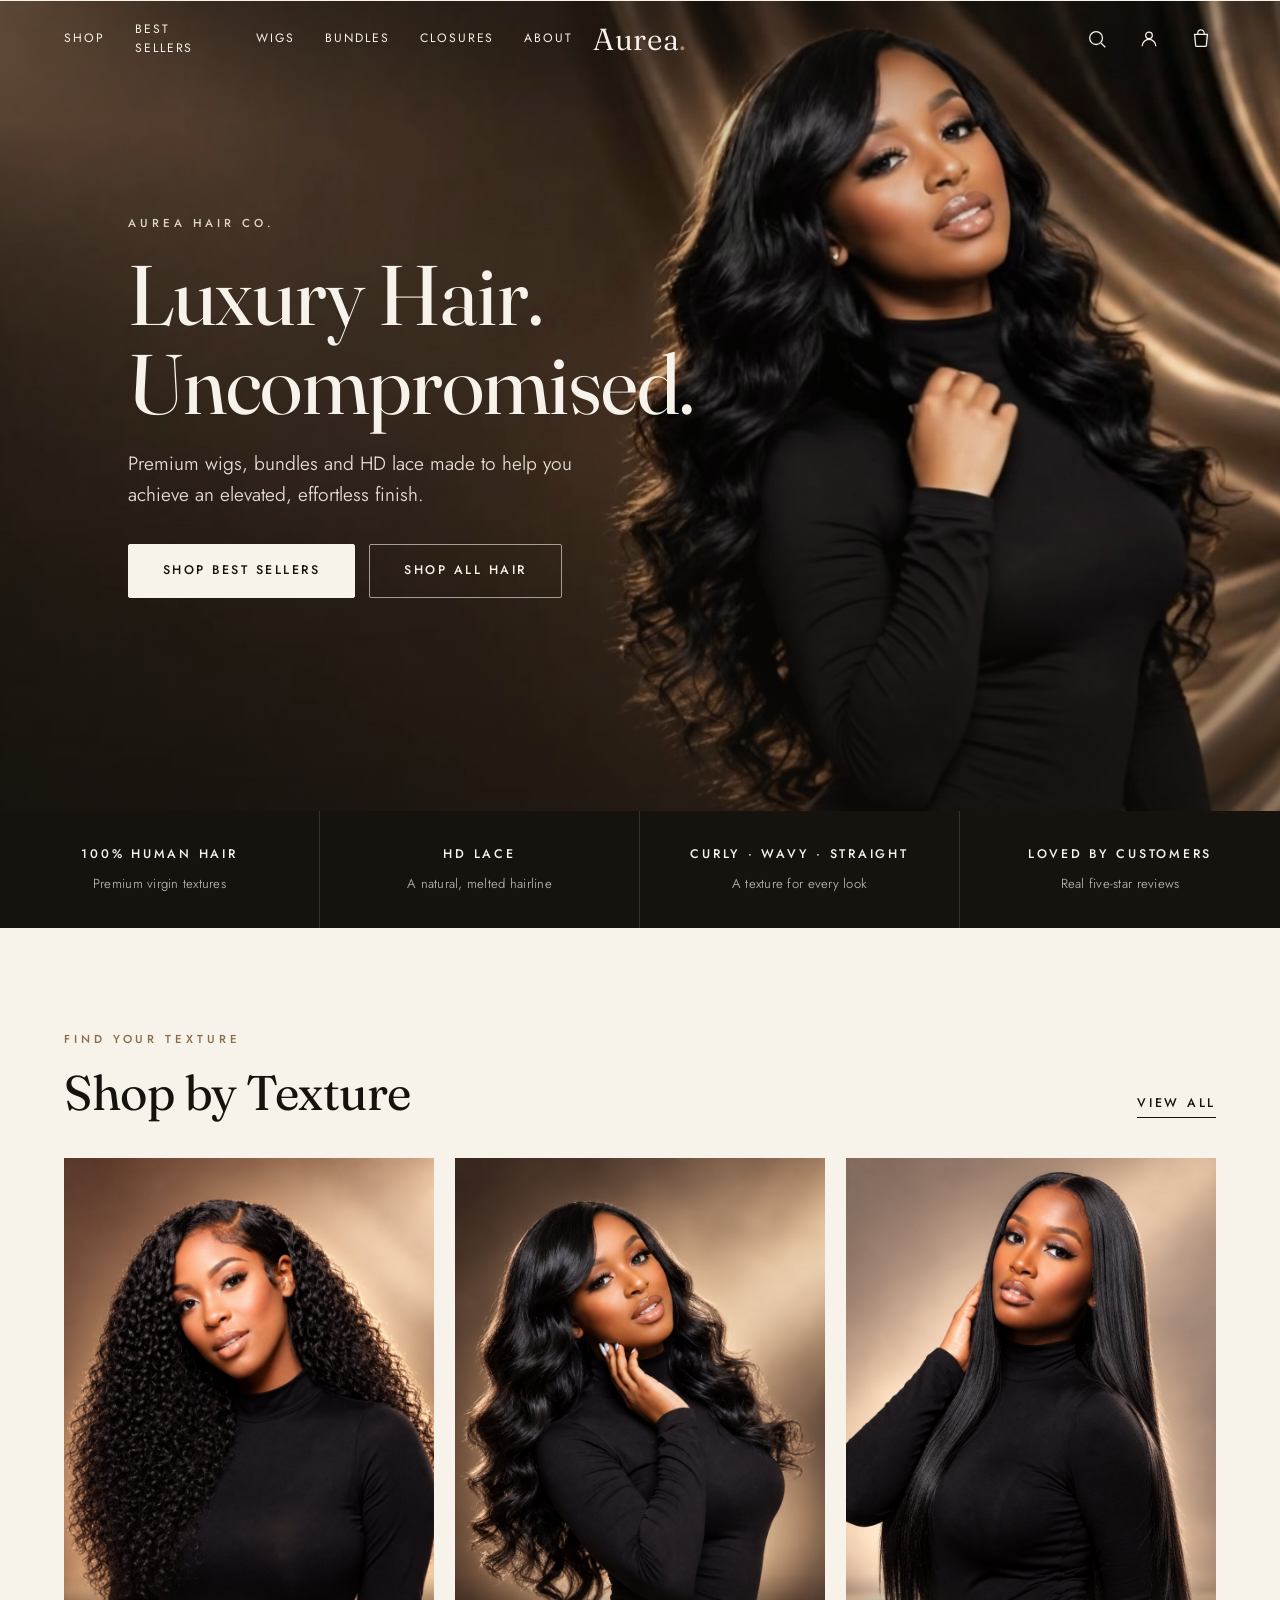
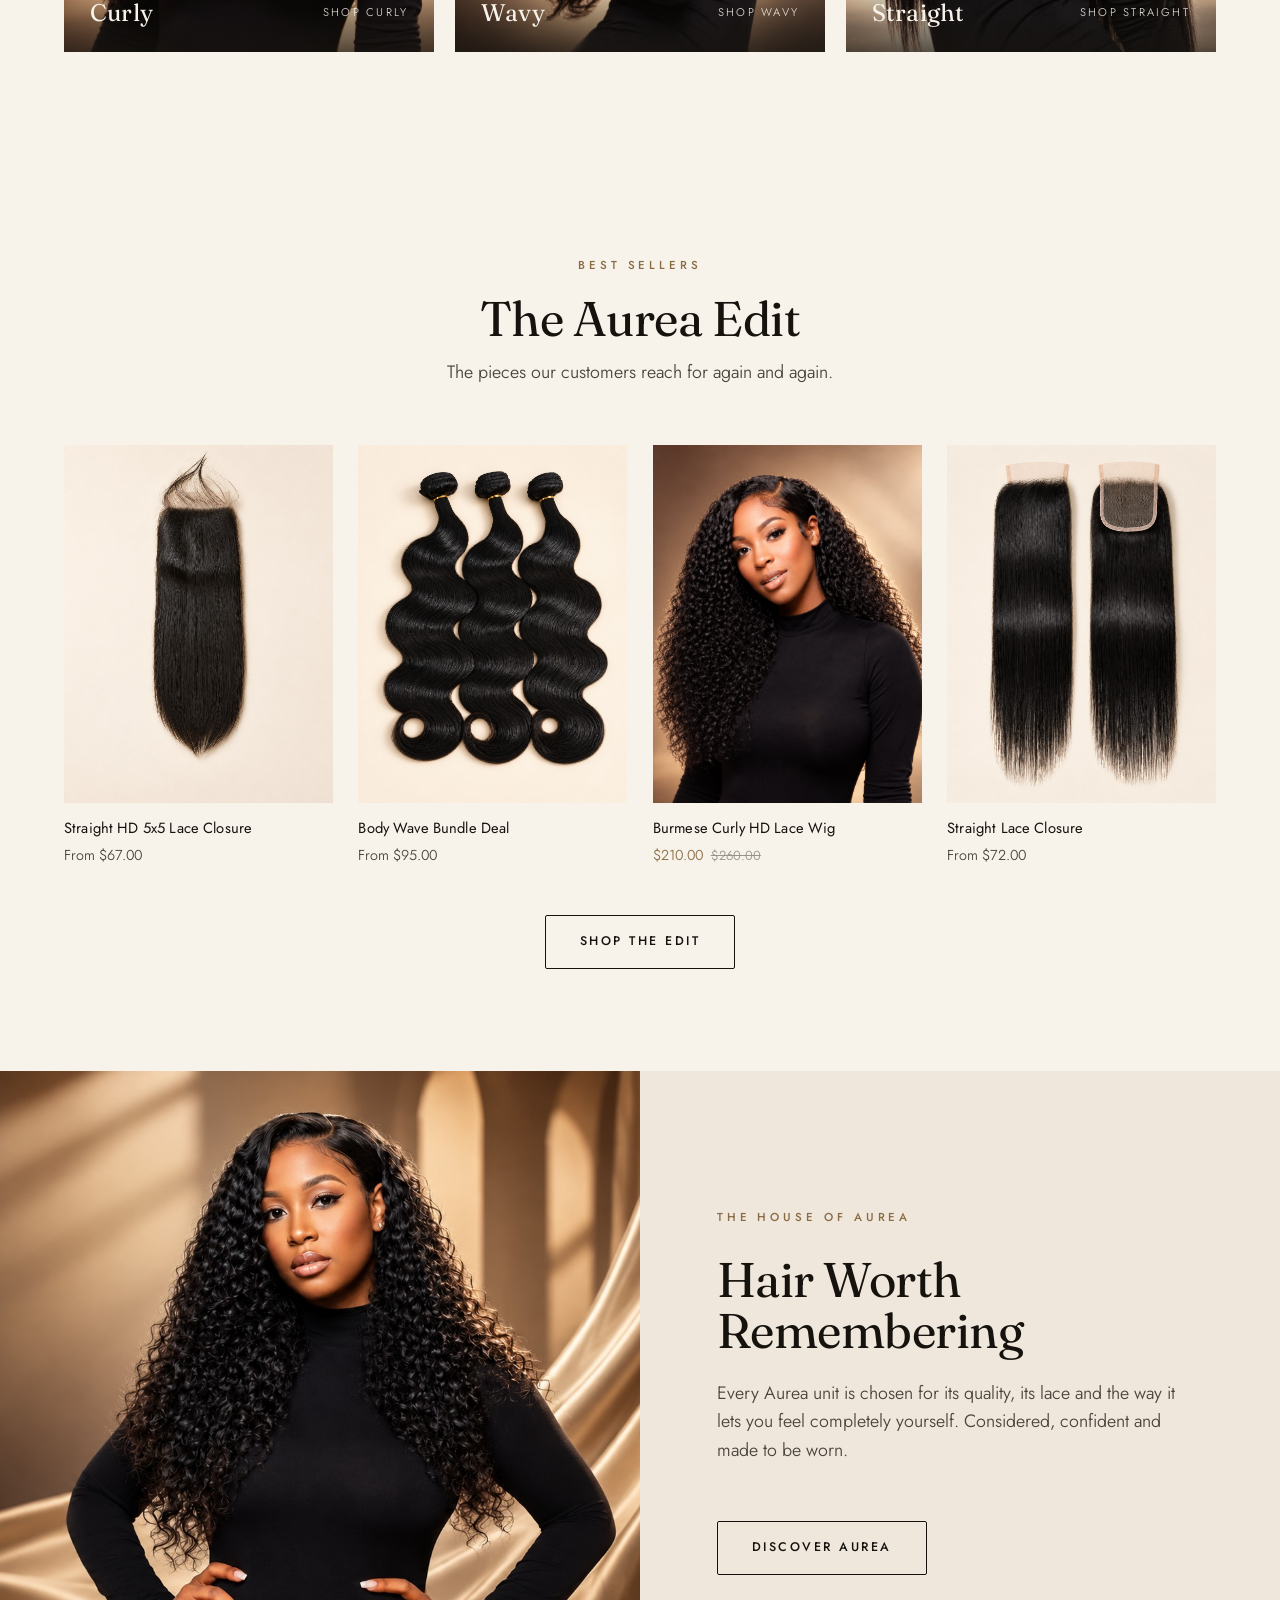
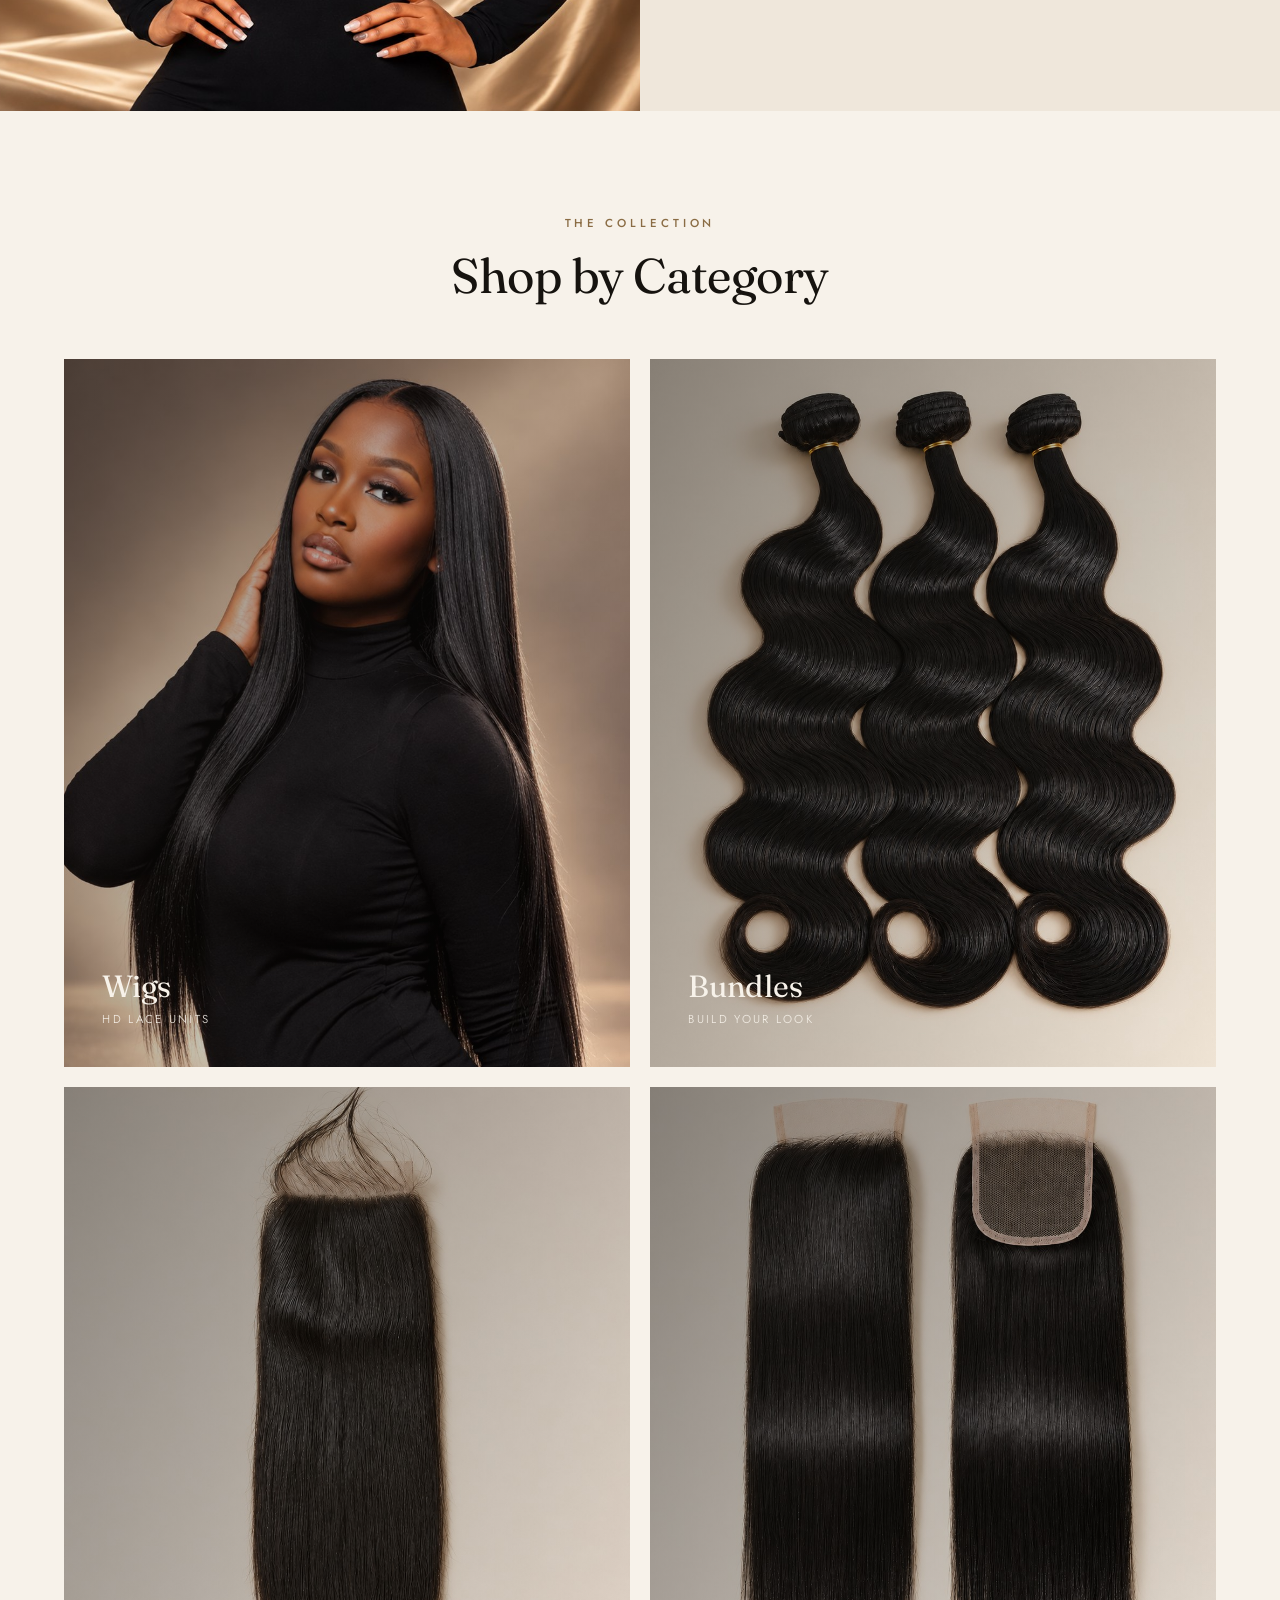
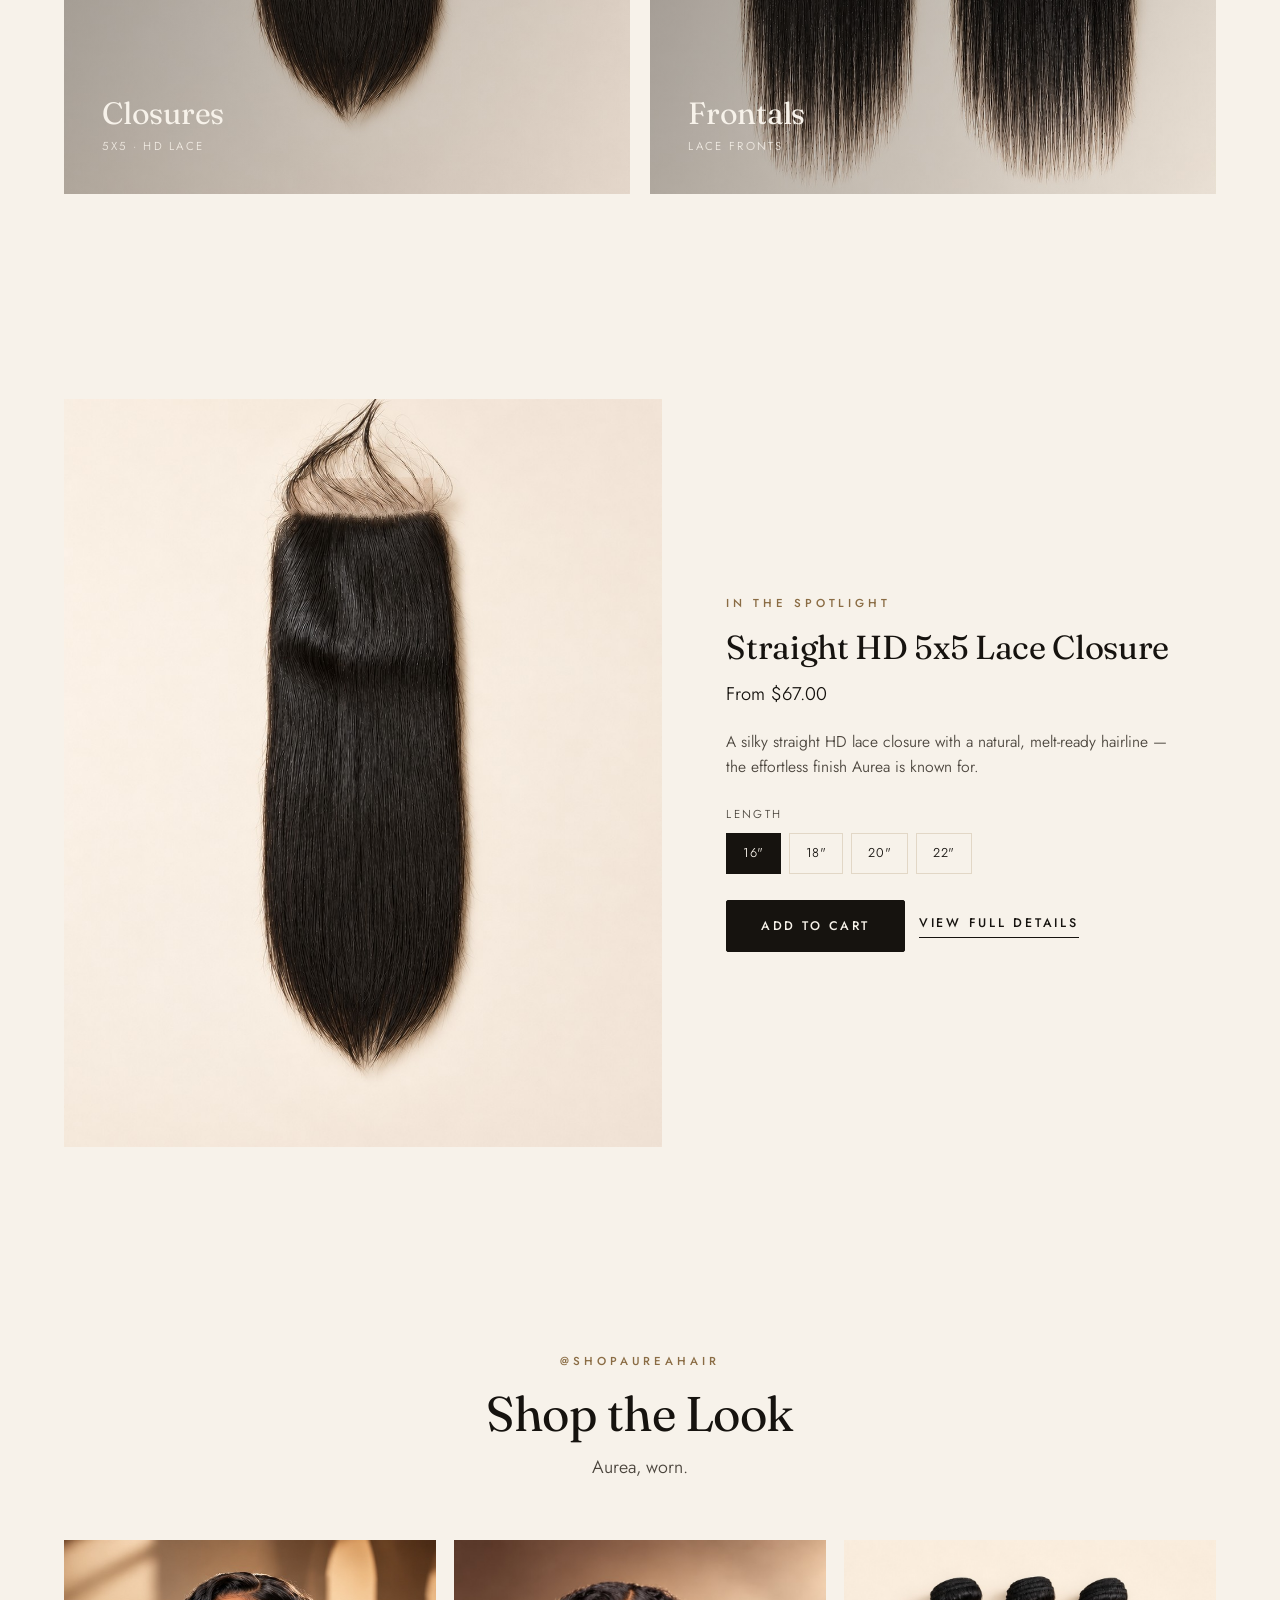
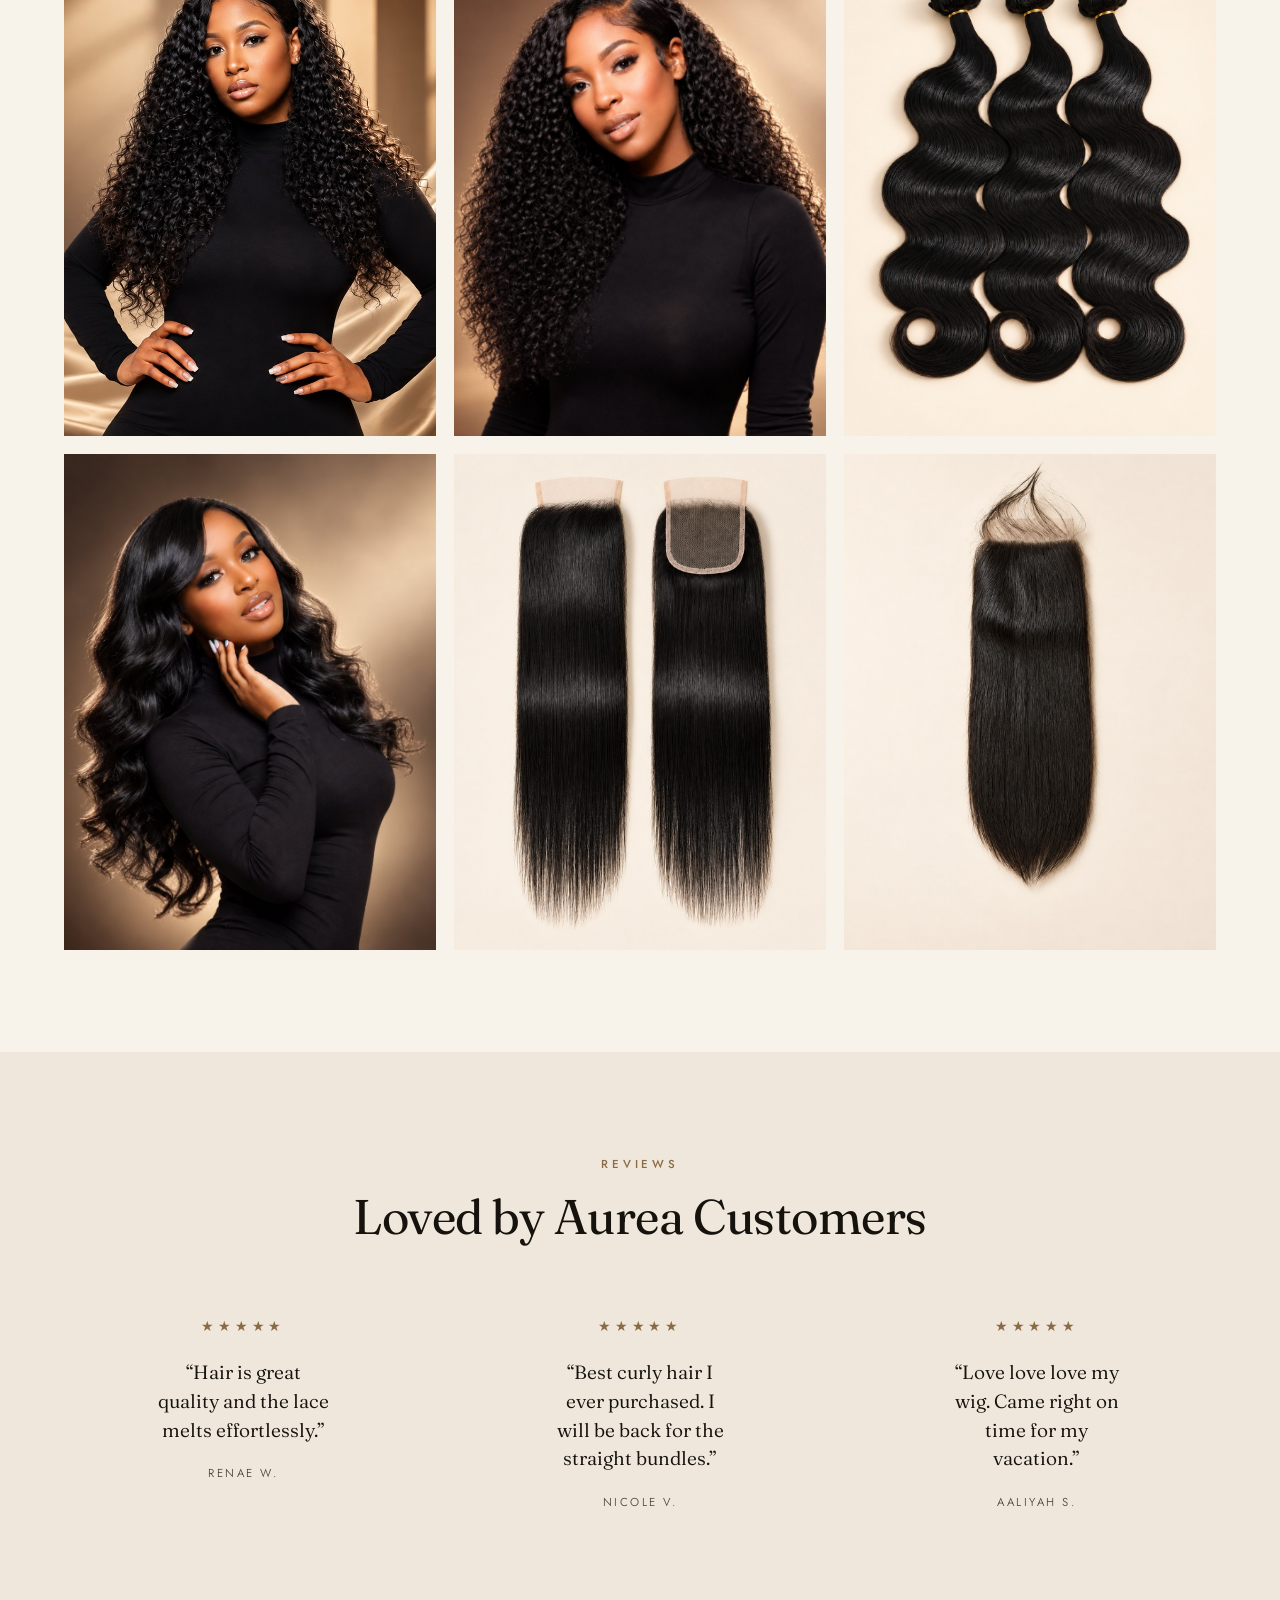
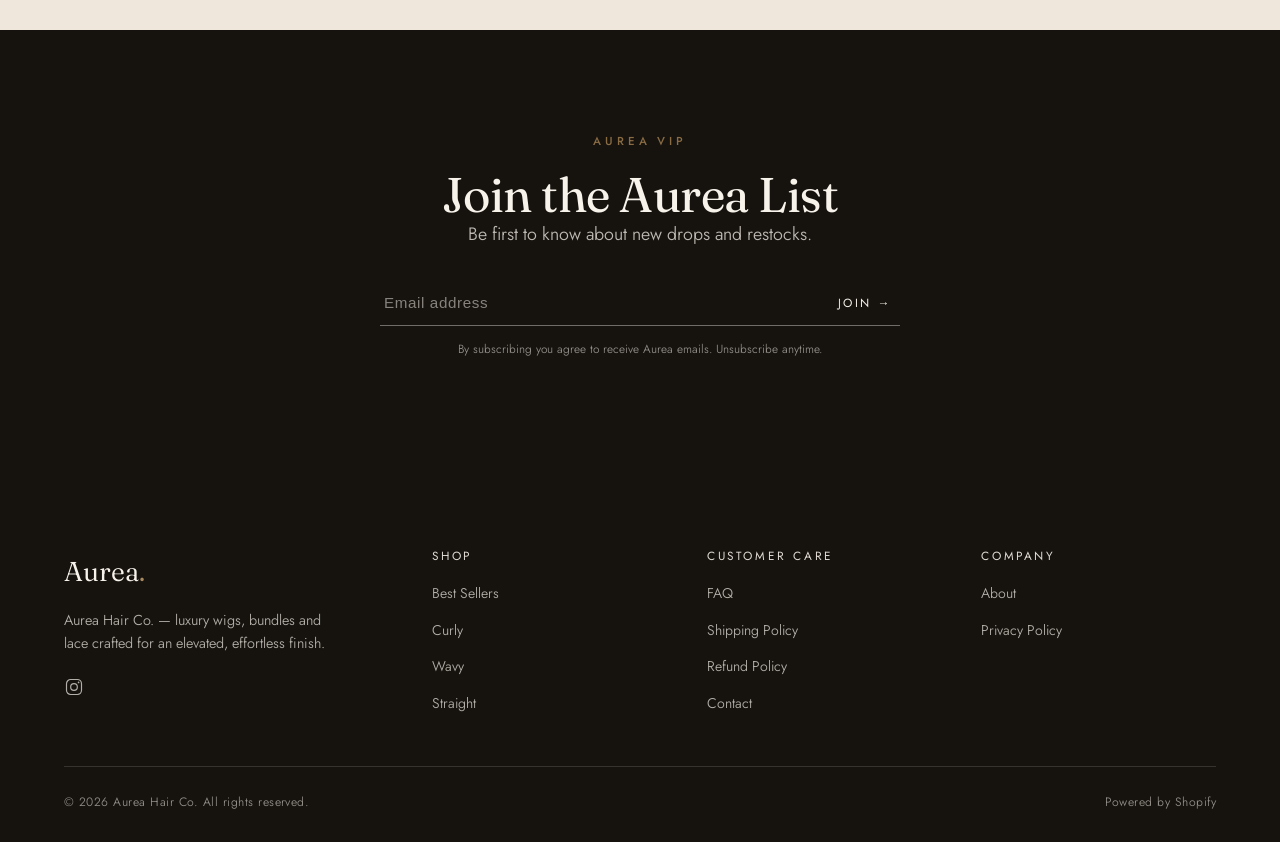
<file: index.html>
<!doctype html>
<html lang="en">
<head>
<meta charset="utf-8">
<meta name="viewport" content="width=device-width, initial-scale=1">
<title>Aurea Hair Co. — Homepage Preview</title>
<link rel="preconnect" href="https://fonts.googleapis.com">
<link rel="preconnect" href="https://fonts.gstatic.com" crossorigin>
<link rel="stylesheet" href="https://fonts.googleapis.com/css2?family=Fraunces:opsz,wght@9..144,300;9..144,400;9..144,500&family=Jost:wght@300;400;500&display=swap">
<link rel="stylesheet" href="assets/base.css">
<style>body{opacity:1}</style>
</head>
<body class="template-index">

<!-- NOTE: static visual preview of the Shopify homepage. Prices/products are illustrative;
     the real theme pulls them live from Shopify. -->

<header class="header header--transparent" data-header>
  <div class="container">
    <div class="header__bar">
      <nav class="header__nav">
        <a class="header__link" href="#">Shop</a>
        <a class="header__link" href="#">Best Sellers</a>
        <a class="header__link" href="#">Wigs</a>
        <a class="header__link" href="#">Bundles</a>
        <a class="header__link" href="#">Closures</a>
        <a class="header__link" href="#">About</a>
      </nav>
      <button class="header__toggle" aria-label="Menu"><svg viewBox="0 0 24 24" fill="none" stroke="currentColor" stroke-width="1.4"><line x1="3" y1="7" x2="21" y2="7"/><line x1="3" y1="12" x2="21" y2="12"/><line x1="3" y1="17" x2="21" y2="17"/></svg></button>
      <a href="#" class="header__logo">Aurea<span>.</span></a>
      <div class="header__actions">
        <button class="header__icon" aria-label="Search"><svg viewBox="0 0 24 24" fill="none" stroke="currentColor" stroke-width="1.4"><circle cx="11" cy="11" r="7"/><line x1="16.5" y1="16.5" x2="21" y2="21"/></svg></button>
        <a class="header__icon" href="#" aria-label="Account"><svg viewBox="0 0 24 24" fill="none" stroke="currentColor" stroke-width="1.4"><circle cx="12" cy="8" r="3.6"/><path d="M4.5 20a7.5 7.5 0 0 1 15 0"/></svg></a>
        <a class="header__icon" href="#" aria-label="Cart"><svg viewBox="0 0 24 24" fill="none" stroke="currentColor" stroke-width="1.4"><path d="M5 7h14l-1.2 12.2a1 1 0 0 1-1 .8H7.2a1 1 0 0 1-1-.8L5 7Z"/><path d="M8.5 7V5.6a3.5 3.5 0 0 1 7 0V7"/></svg></a>
      </div>
    </div>
  </div>
</header>

<!-- HERO -->
<section class="hero">
  <div class="hero__media" style="height:90vh;min-height:460px;background-image:url('assets/aurea-hero-poster.jpg');">
    <video class="hero__video" autoplay muted loop playsinline webkit-playsinline preload="auto" tabindex="-1" disablepictureinpicture x-webkit-airplay="deny" controlslist="nodownload noplaybackrate nofullscreen noremoteplayback" poster="assets/aurea-hero-poster.jpg">
      <source src="assets/aurea-hero.mp4" type="video/mp4">
      <img src="assets/aurea-hero-poster.jpg" alt="Aurea Hair Co.">
    </video>
    <div class="hero__overlay" style="background:linear-gradient(100deg, rgba(22,19,15,.42) 0%, rgba(22,19,15,.16) 58%, rgba(22,19,15,0) 100%), linear-gradient(to top, rgba(22,19,15,.42) 0%, rgba(22,19,15,0) 42%), linear-gradient(to bottom, rgba(22,19,15,.34) 0%, rgba(22,19,15,0) 15%);"></div>
  </div>
  <div class="hero__content">
    <div class="container"><div class="hero__inner">
      <p class="eyebrow">Aurea Hair Co.</p>
      <h1 class="hero__title">Luxury Hair.<br>Uncompromised.</h1>
      <p class="hero__text">Premium wigs, bundles and HD lace made to help you achieve an elevated, effortless finish.</p>
      <div class="hero__cta">
        <a class="btn btn--light" href="#">Shop Best Sellers</a>
        <a class="btn btn--ghost-light" href="#">Shop All Hair</a>
      </div>
    </div></div>
  </div>
</section>

<!-- BENEFITS -->
<section class="benefits"><div class="benefits__grid" data-count="4">
  <div class="benefit"><div class="benefit__title">100% Human Hair</div><div class="benefit__text">Premium virgin textures</div></div>
  <div class="benefit"><div class="benefit__title">HD Lace</div><div class="benefit__text">A natural, melted hairline</div></div>
  <div class="benefit"><div class="benefit__title">Curly · Wavy · Straight</div><div class="benefit__text">A texture for every look</div></div>
  <div class="benefit"><div class="benefit__title">Loved by Customers</div><div class="benefit__text">Real five-star reviews</div></div>
</div></section>

<!-- TEXTURES -->
<section class="section container">
  <div class="texture__head"><div><p class="eyebrow">Find Your Texture</p><h2 class="h-lg">Shop by Texture</h2></div><a class="link-underline" href="#">View All</a></div>
  <div class="texture__grid">
    <a class="texture-card" href="#"><div class="texture-card__media"><img src="assets/aurea-texture-curly-clean.jpg" alt="Curly"></div><div class="texture-card__label"><h3>Curly</h3><span>Shop Curly</span></div></a>
    <a class="texture-card" href="#"><div class="texture-card__media"><img src="assets/aurea-texture-wavy-clean.jpg" alt="Wavy"></div><div class="texture-card__label"><h3>Wavy</h3><span>Shop Wavy</span></div></a>
    <a class="texture-card" href="#"><div class="texture-card__media"><img src="assets/aurea-texture-straight-clean.jpg" alt="Straight"></div><div class="texture-card__label"><h3>Straight</h3><span>Shop Straight</span></div></a>
  </div>
</section>

<!-- FEATURED COLLECTION -->
<section class="section container">
  <div class="collection__head"><p class="eyebrow">Best Sellers</p><h2 class="h-lg">The Aurea Edit</h2><p class="lede" style="margin:14px auto 0;">The pieces our customers reach for again and again.</p></div>
  <div class="product-grid">
    <div class="product-card"><a class="product-card__media" href="#"><img src="assets/aurea-look-2.jpg" alt=""></a><h3 class="product-card__title">Straight HD 5x5 Lace Closure</h3><span class="product-card__price"><span>From $67.00</span></span></div>
    <div class="product-card"><a class="product-card__media" href="#"><img src="assets/aurea-look-4.jpg" alt=""></a><h3 class="product-card__title">Body Wave Bundle Deal</h3><span class="product-card__price"><span>From $95.00</span></span></div>
    <div class="product-card"><a class="product-card__media" href="#"><img src="assets/aurea-texture-curly-clean.jpg" alt=""></a><h3 class="product-card__title">Burmese Curly HD Lace Wig</h3><span class="product-card__price"><span class="price--sale">$210.00</span> <span class="price--was">$260.00</span></span></div>
    <div class="product-card"><a class="product-card__media" href="#"><img src="assets/aurea-look-5.jpg" alt=""></a><h3 class="product-card__title">Straight Lace Closure</h3><span class="product-card__price"><span>From $72.00</span></span></div>
  </div>
  <div class="center" style="margin-top:48px;"><a class="btn btn--ghost" href="#">Shop the Edit</a></div>
</section>

<!-- EDITORIAL STORY -->
<section class="editorial">
  <div class="editorial__media"><img src="assets/aurea-editorial-model.jpg" alt="Aurea model"></div>
  <div class="editorial__body">
    <p class="eyebrow">The House of Aurea</p>
    <h2 class="h-lg">Hair Worth Remembering</h2>
    <div class="lede" style="margin:22px 0 28px;"><p>Every Aurea unit is chosen for its quality, its lace and the way it lets you feel completely yourself. Considered, confident and made to be worn.</p></div>
    <div><a class="btn btn--ghost" href="#">Discover Aurea</a></div>
  </div>
</section>

<!-- CATEGORY GRID -->
<section class="section container">
  <div class="collection__head"><p class="eyebrow">The Collection</p><h2 class="h-lg">Shop by Category</h2></div>
  <div class="category-grid">
    <a class="category-card" href="#"><img src="assets/aurea-texture-straight-clean.jpg" alt="Wigs"><div class="category-card__overlay"><h3>Wigs</h3><span>HD Lace Units</span></div></a>
    <a class="category-card" href="#"><img src="assets/aurea-look-4.jpg" alt="Bundles"><div class="category-card__overlay"><h3>Bundles</h3><span>Build Your Look</span></div></a>
    <a class="category-card" href="#"><img src="assets/aurea-look-2.jpg" alt="Closures"><div class="category-card__overlay"><h3>Closures</h3><span>5x5 · HD Lace</span></div></a>
    <a class="category-card" href="#"><img src="assets/aurea-look-5.jpg" alt="Frontals"><div class="category-card__overlay"><h3>Frontals</h3><span>Lace Fronts</span></div></a>
  </div>
</section>

<!-- FEATURED PRODUCT -->
<section class="section container">
  <div class="feature-product">
    <div class="feature-product__media"><img src="assets/aurea-look-2.jpg" alt="Straight HD 5x5 Lace Closure"></div>
    <div class="feature-product__body">
      <p class="eyebrow">In the Spotlight</p>
      <h2 class="h-md">Straight HD 5x5 Lace Closure</h2>
      <div class="feature-product__price"><span>From $67.00</span></div>
      <div class="feature-product__desc">A silky straight HD lace closure with a natural, melt-ready hairline — the effortless finish Aurea is known for.</div>
      <div class="variant-options"><div class="variant-option"><span class="variant-option__label">Length</span><div class="variant-values">
        <input type="radio" id="p1" name="len" checked><label for="p1">16"</label>
        <input type="radio" id="p2" name="len"><label for="p2">18"</label>
        <input type="radio" id="p3" name="len"><label for="p3">20"</label>
        <input type="radio" id="p4" name="len"><label for="p4">22"</label>
      </div></div></div>
      <div class="feature-product__actions"><button class="btn">Add to Cart</button><a class="link-underline" href="#">View Full Details</a></div>
    </div>
  </div>
</section>

<!-- GALLERY -->
<section class="section container">
  <div class="collection__head"><p class="eyebrow">@shopaureahair</p><h2 class="h-lg">Shop the Look</h2><p class="lede" style="margin:14px auto 0;">Aurea, worn.</p></div>
  <div class="gallery">
    <div class="gallery__item"><img src="assets/aurea-editorial-model.jpg" alt=""></div>
    <div class="gallery__item"><img src="assets/aurea-texture-curly-clean.jpg" alt=""></div>
    <div class="gallery__item"><img src="assets/aurea-look-4.jpg" alt=""></div>
    <div class="gallery__item"><img src="assets/aurea-texture-wavy-clean.jpg" alt=""></div>
    <div class="gallery__item"><img src="assets/aurea-look-5.jpg" alt=""></div>
    <div class="gallery__item"><img src="assets/aurea-look-2.jpg" alt=""></div>
  </div>
</section>

<!-- TESTIMONIALS -->
<section class="section testimonials"><div class="container">
  <div class="collection__head"><p class="eyebrow">Reviews</p><h2 class="h-lg">Loved by Aurea Customers</h2></div>
  <div class="testimonials__grid">
    <figure class="testimonial"><div class="testimonial__stars">★★★★★</div><blockquote class="testimonial__text">“Hair is great quality and the lace melts effortlessly.”</blockquote><figcaption class="testimonial__name">Renae W.</figcaption></figure>
    <figure class="testimonial"><div class="testimonial__stars">★★★★★</div><blockquote class="testimonial__text">“Best curly hair I ever purchased. I will be back for the straight bundles.”</blockquote><figcaption class="testimonial__name">Nicole V.</figcaption></figure>
    <figure class="testimonial"><div class="testimonial__stars">★★★★★</div><blockquote class="testimonial__text">“Love love love my wig. Came right on time for my vacation.”</blockquote><figcaption class="testimonial__name">Aaliyah S.</figcaption></figure>
  </div>
</div></section>

<!-- NEWSLETTER -->
<section class="section newsletter"><div class="container">
  <p class="eyebrow">Aurea VIP</p>
  <h2 class="h-lg">Join the Aurea List</h2>
  <p class="lede">Be first to know about new drops and restocks.</p>
  <form class="newsletter__form" onsubmit="return false;">
    <input type="email" placeholder="Email address">
    <button type="submit">Join &rarr;</button>
  </form>
  <p class="newsletter__note">By subscribing you agree to receive Aurea emails. Unsubscribe anytime.</p>
</div></section>

<!-- FOOTER -->
<footer class="footer"><div class="container">
  <div class="footer__top">
    <div class="footer__brand">
      <div class="footer__brand-name">Aurea<span>.</span></div>
      <p class="footer__statement">Aurea Hair Co. — luxury wigs, bundles and lace crafted for an elevated, effortless finish.</p>
      <div class="footer__social"><a href="#" aria-label="Instagram"><svg viewBox="0 0 24 24" fill="none" stroke="currentColor" stroke-width="1.4"><rect x="3" y="3" width="18" height="18" rx="5"/><circle cx="12" cy="12" r="4"/><circle cx="17.5" cy="6.5" r="1" fill="currentColor" stroke="none"/></svg></a></div>
    </div>
    <div class="footer__col"><h4>Shop</h4><ul><li><a href="#">Best Sellers</a></li><li><a href="#">Curly</a></li><li><a href="#">Wavy</a></li><li><a href="#">Straight</a></li></ul></div>
    <div class="footer__col"><h4>Customer Care</h4><ul><li><a href="#">FAQ</a></li><li><a href="#">Shipping Policy</a></li><li><a href="#">Refund Policy</a></li><li><a href="#">Contact</a></li></ul></div>
    <div class="footer__col"><h4>Company</h4><ul><li><a href="#">About</a></li><li><a href="#">Privacy Policy</a></li></ul></div>
  </div>
  <div class="footer__bottom"><span>© 2026 Aurea Hair Co. All rights reserved.</span><span>Powered by Shopify</span></div>
</div></footer>

<script src="assets/aurea.js"></script>
</body>
</html>
</file>
<file: assets/base.css>
/* =========================================================
   AUREA HAIR CO. — Luxury theme base
   Design system: ink + ivory + restrained champagne accent
   ========================================================= */

:root{
  --ink:#16130f;
  --ink-soft:#4a443c;
  --ivory:#f7f2ea;
  --cream:#efe7db;
  --neutral:#e6ddce;
  --line:#e2d7c6;
  --champagne:#a9895f;
  --champagne-deep:#8a6c44;
  --white:#ffffff;
  --shadow:0 24px 60px -30px rgba(22,19,15,.45);

  --font-serif:"Fraunces", Georgia, "Times New Roman", serif;
  --font-sans:"Jost", "Helvetica Neue", Arial, sans-serif;

  --container:1400px;
  --header-h:78px;
  --gutter:clamp(20px, 5vw, 64px);
  --radius:2px;
  --ease:cubic-bezier(.22,.61,.36,1);
}

*,*::before,*::after{box-sizing:border-box;}
html{-webkit-text-size-adjust:100%;scroll-behavior:smooth;}
body{
  margin:0;
  font-family:var(--font-sans);
  color:var(--ink);
  background:var(--ivory);
  font-size:16px;
  line-height:1.6;
  font-weight:350;
  -webkit-font-smoothing:antialiased;
  text-rendering:optimizeLegibility;
  overflow-x:hidden;
}
img{max-width:100%;height:auto;display:block;}
a{color:inherit;text-decoration:none;}
button{font-family:inherit;cursor:pointer;}
h1,h2,h3,h4{margin:0;font-family:var(--font-serif);font-weight:400;line-height:1.05;letter-spacing:-.01em;}
p{margin:0;}
:focus-visible{outline:2px solid var(--champagne-deep);outline-offset:3px;}

/* ---------- layout helpers ---------- */
.container{max-width:var(--container);margin-inline:auto;padding-inline:var(--gutter);}
.section{padding-block:clamp(56px,8vw,120px);}
.section--tight{padding-block:clamp(40px,5vw,72px);}
.center{text-align:center;}
.visually-hidden{position:absolute!important;width:1px;height:1px;padding:0;margin:-1px;overflow:hidden;clip:rect(0,0,0,0);white-space:nowrap;border:0;}
.visually-hidden:focus{position:static!important;width:auto;height:auto;clip:auto;margin:0;padding:8px 16px;background:var(--ink);color:var(--ivory);z-index:100;}

.eyebrow{
  font-family:var(--font-sans);
  font-size:.72rem;
  letter-spacing:.34em;
  text-transform:uppercase;
  font-weight:500;
  color:var(--champagne-deep);
  margin:0 0 18px;
}
.display{
  font-size:clamp(2.1rem,5.4vw,4.6rem);
  line-height:1.02;
}
.h-lg{font-size:clamp(1.8rem,3.8vw,3.1rem);}
.h-md{font-size:clamp(1.4rem,2.6vw,2.1rem);}
.lede{font-size:clamp(1rem,1.4vw,1.15rem);color:var(--ink-soft);max-width:52ch;}

/* ---------- buttons ---------- */
.btn{
  display:inline-flex;align-items:center;justify-content:center;gap:.6em;
  font-family:var(--font-sans);font-size:.78rem;font-weight:500;
  letter-spacing:.2em;text-transform:uppercase;
  padding:16px 34px;border:1px solid var(--ink);border-radius:var(--radius);
  background:var(--ink);color:var(--ivory);
  transition:background .4s var(--ease),color .4s var(--ease),border-color .4s var(--ease),transform .3s var(--ease);
  min-height:48px;
}
.btn:hover{background:transparent;color:var(--ink);}
.btn--light{background:var(--ivory);color:var(--ink);border-color:var(--ivory);}
.btn--light:hover{background:transparent;color:var(--ivory);border-color:var(--ivory);}
.btn--ghost{background:transparent;color:var(--ink);}
.btn--ghost:hover{background:var(--ink);color:var(--ivory);}
.btn--ghost-light{background:transparent;color:var(--ivory);border-color:rgba(247,242,234,.6);}
.btn--ghost-light:hover{background:var(--ivory);color:var(--ink);border-color:var(--ivory);}
.btn--block{width:100%;}

.link-underline{
  display:inline-block;font-family:var(--font-sans);font-size:.78rem;font-weight:500;
  letter-spacing:.22em;text-transform:uppercase;position:relative;padding-bottom:4px;
}
.link-underline::after{
  content:"";position:absolute;left:0;bottom:0;width:100%;height:1px;background:currentColor;
  transform:scaleX(1);transform-origin:right;transition:transform .45s var(--ease);
}
.link-underline:hover::after{transform:scaleX(0);transform-origin:left;}

/* ---------- reveal animation ---------- */
.reveal{opacity:0;transform:translateY(26px);transition:opacity 1s var(--ease),transform 1s var(--ease);}
.reveal.is-in{opacity:1;transform:none;}
.reveal[data-delay="1"]{transition-delay:.12s;}
.reveal[data-delay="2"]{transition-delay:.24s;}
.reveal[data-delay="3"]{transition-delay:.36s;}

/* =========================================================
   ANNOUNCEMENT BAR
   ========================================================= */
.announcement{background:var(--ink);color:var(--ivory);overflow:hidden;}
.announcement__track{display:flex;}
.announcement__item{
  flex:0 0 100%;text-align:center;padding:11px 20px;
  font-size:.7rem;letter-spacing:.26em;text-transform:uppercase;font-weight:400;
  display:none;
}
.announcement__item.is-active{display:block;animation:annFade .6s var(--ease);}
@keyframes annFade{from{opacity:0}to{opacity:1}}

/* =========================================================
   HEADER
   ========================================================= */
.header{position:sticky;top:0;z-index:60;background:var(--ivory);border-bottom:1px solid transparent;transition:box-shadow .4s var(--ease),background .4s var(--ease),border-color .4s var(--ease),color .4s var(--ease);}
.header.is-stuck{box-shadow:0 8px 30px -20px rgba(22,19,15,.4);border-bottom-color:var(--line);}

/* Transparent luxury nav over the hero (homepage). Solid on scroll. */
.template-index .hero{margin-top:calc(var(--header-h) * -1);}
.header--transparent{background:transparent;border-bottom-color:transparent;}
.header--transparent .header__link,
.header--transparent .header__logo,
.header--transparent .header__icon,
.header--transparent .header__toggle{color:var(--ivory);}
.header--transparent .header__logo span{color:var(--champagne);}
.header--transparent .header__link::after{background:var(--ivory);}
.header--transparent.is-stuck{background:var(--ivory);}
.header--transparent.is-stuck .header__link,
.header--transparent.is-stuck .header__logo,
.header--transparent.is-stuck .header__icon,
.header--transparent.is-stuck .header__toggle{color:var(--ink);}
.header--transparent.is-stuck .header__logo span{color:var(--champagne-deep);}
.header--transparent.is-stuck .header__link::after{background:var(--ink);}
.header__bar{display:grid;grid-template-columns:1fr auto 1fr;align-items:center;gap:20px;min-height:78px;}
.header__nav{display:flex;align-items:center;gap:30px;}
.header__logo{justify-self:center;font-family:var(--font-serif);font-size:clamp(1.35rem,2.4vw,1.9rem);letter-spacing:.02em;line-height:1;white-space:nowrap;}
.header__logo span{color:var(--champagne-deep);}
.header__logo img{max-height:42px;width:auto;}
.header__actions{display:flex;align-items:center;gap:22px;justify-self:end;}
.header__link{font-size:.76rem;letter-spacing:.16em;text-transform:uppercase;font-weight:400;position:relative;padding-block:6px;color:var(--ink);}
.header__link::after{content:"";position:absolute;left:0;bottom:0;height:1px;width:100%;background:var(--ink);transform:scaleX(0);transform-origin:left;transition:transform .4s var(--ease);}
.header__link:hover::after,.header__link[aria-current]::after{transform:scaleX(1);}
.header__icon{background:none;border:0;padding:4px;display:inline-flex;color:var(--ink);position:relative;}
.header__icon svg{width:22px;height:22px;}
.cart-count{position:absolute;top:-4px;right:-8px;background:var(--champagne-deep);color:#fff;font-family:var(--font-sans);font-size:.6rem;line-height:1;min-width:16px;height:16px;border-radius:9px;display:flex;align-items:center;justify-content:center;padding:0 4px;}
.header__toggle{display:none;background:none;border:0;padding:4px;color:var(--ink);}
.header__toggle svg{width:26px;height:26px;}

/* search drawer */
.search-drawer{position:fixed;inset:0;z-index:80;background:var(--ivory);opacity:0;visibility:hidden;transition:opacity .4s var(--ease);display:flex;flex-direction:column;}
.search-drawer.is-open{opacity:1;visibility:visible;}
.search-drawer__inner{max-width:760px;margin:auto;width:100%;padding:0 var(--gutter);}
.search-drawer input{width:100%;border:0;border-bottom:1px solid var(--ink);background:transparent;font-family:var(--font-serif);font-size:clamp(1.6rem,4vw,3rem);padding:14px 0;color:var(--ink);}
.search-drawer input:focus{outline:none;}
.search-drawer__close{position:absolute;top:26px;right:var(--gutter);background:none;border:0;font-size:.8rem;letter-spacing:.2em;text-transform:uppercase;}

/* mobile menu */
.mobile-menu{position:fixed;inset:0;z-index:80;background:var(--ivory);transform:translateX(-100%);transition:transform .5s var(--ease);display:flex;flex-direction:column;padding:24px var(--gutter) 40px;overflow-y:auto;}
.mobile-menu.is-open{transform:none;}
.mobile-menu__top{display:flex;justify-content:space-between;align-items:center;margin-bottom:36px;}
.mobile-menu__close{background:none;border:0;color:var(--ink);}
.mobile-menu__close svg{width:26px;height:26px;}
.mobile-menu a{display:block;font-family:var(--font-serif);font-size:1.7rem;padding:14px 0;border-bottom:1px solid var(--line);}
.mobile-menu__foot{margin-top:auto;padding-top:28px;display:flex;gap:26px;font-size:.76rem;letter-spacing:.16em;text-transform:uppercase;}

.overlay{position:fixed;inset:0;background:rgba(22,19,15,.4);z-index:70;opacity:0;visibility:hidden;transition:opacity .4s var(--ease);}
.overlay.is-open{opacity:1;visibility:visible;}

/* =========================================================
   HERO
   ========================================================= */
.hero{position:relative;}
.hero__media{position:relative;width:100%;overflow:hidden;background-color:var(--ink);background-size:cover;background-position:center;background-repeat:no-repeat;}
.hero__media img{width:100%;height:100%;object-fit:cover;}
.hero__video{width:100%;height:100%;object-fit:cover;display:block;background:var(--ink);pointer-events:none;opacity:0;transition:opacity .5s var(--ease);}
.hero__video.is-playing{opacity:1;}
/* never show native video controls / play button */
.hero__video::-webkit-media-controls,
.hero__video::-webkit-media-controls-enclosure,
.hero__video::-webkit-media-controls-panel,
.hero__video::-webkit-media-controls-play-button,
.hero__video::-webkit-media-controls-start-playback-button{display:none!important;-webkit-appearance:none;opacity:0;}
.hero__img--desktop{display:block;}
.hero__img--mobile{display:none;}
.hero__overlay{position:absolute;inset:0;}
.hero__content{position:absolute;inset:0;display:flex;flex-direction:column;justify-content:center;padding:var(--gutter);z-index:2;}
.hero__content .container{width:100%;}
.hero__inner{max-width:640px;}
.hero .eyebrow{color:rgba(247,242,234,.85);}
.hero__title{color:var(--ivory);font-size:clamp(2.4rem,6.6vw,5.6rem);}
.hero__text{color:rgba(247,242,234,.9);margin:20px 0 34px;font-size:clamp(1rem,1.5vw,1.2rem);max-width:44ch;}
.hero__cta{display:flex;flex-wrap:wrap;gap:14px;}
.hero--align-center .hero__inner{margin-inline:auto;text-align:center;}
.hero--align-center .hero__cta{justify-content:center;}
.hero--align-center .hero__text{margin-inline:auto;}
.hero--dark-text .hero__title{color:var(--ink);}
.hero--dark-text .hero__text{color:var(--ink-soft);}
.hero--dark-text .eyebrow{color:var(--champagne-deep);}

/* =========================================================
   BENEFIT STRIP
   ========================================================= */
.benefits{background:var(--ink);color:var(--ivory);}
.benefits__grid{display:grid;grid-template-columns:repeat(4,1fr);}
.benefits__grid[data-count="3"]{grid-template-columns:repeat(3,1fr);}
.benefit{padding:34px 26px;text-align:center;border-right:1px solid rgba(247,242,234,.14);}
.benefit:last-child{border-right:0;}
.benefit__title{font-family:var(--font-sans);font-size:.78rem;letter-spacing:.22em;text-transform:uppercase;font-weight:500;margin-bottom:8px;}
.benefit__text{font-size:.82rem;color:rgba(247,242,234,.7);letter-spacing:.02em;}

/* =========================================================
   TEXTURE COLLECTIONS
   ========================================================= */
.texture__head{display:flex;justify-content:space-between;align-items:flex-end;gap:20px;margin-bottom:40px;flex-wrap:wrap;}
.texture__grid{display:grid;grid-template-columns:repeat(3,1fr);gap:clamp(12px,1.6vw,22px);}
.texture-card{position:relative;display:block;overflow:hidden;background:var(--cream);}
.texture-card__media{aspect-ratio:3/4;overflow:hidden;}
.texture-card__media img{width:100%;height:100%;object-fit:cover;object-position:50% 18%;transition:transform 1s var(--ease);}
.texture-card:hover .texture-card__media img{transform:scale(1.05);}
.texture-card__label{position:absolute;left:0;right:0;bottom:0;padding:26px;background:linear-gradient(to top,rgba(22,19,15,.72),transparent);color:var(--ivory);display:flex;justify-content:space-between;align-items:center;}
.texture-card__label h3{color:var(--ivory);font-size:1.5rem;letter-spacing:.01em;}
.texture-card__label span{font-size:.7rem;letter-spacing:.2em;text-transform:uppercase;opacity:.85;}

/* =========================================================
   PRODUCT CARD + GRID
   ========================================================= */
.collection__head{text-align:center;margin-bottom:clamp(34px,5vw,58px);}
.product-grid{display:grid;grid-template-columns:repeat(4,1fr);gap:clamp(14px,2vw,30px);}
.product-card{position:relative;}
.product-card__media{position:relative;display:block;aspect-ratio:3/4;overflow:hidden;background:var(--cream);margin-bottom:16px;}
.product-card__media img{width:100%;height:100%;object-fit:cover;transition:opacity .6s var(--ease),transform 1s var(--ease);}
.product-card__media img.is-hover{position:absolute;inset:0;opacity:0;}
.product-card:hover .product-card__media img.is-hover{opacity:1;}
.product-card:hover .product-card__media img.is-primary{transform:scale(1.04);}
.product-card__badge{position:absolute;top:12px;left:12px;background:var(--ivory);color:var(--ink);font-size:.62rem;letter-spacing:.16em;text-transform:uppercase;padding:5px 10px;z-index:2;}
.product-card__title{font-family:var(--font-sans);font-size:.92rem;font-weight:400;letter-spacing:.01em;margin-bottom:5px;line-height:1.35;}
.product-card__price{font-size:.9rem;color:var(--ink-soft);display:flex;gap:8px;align-items:baseline;}
.price--sale{color:var(--champagne-deep);}
.price--was{text-decoration:line-through;opacity:.55;font-size:.82rem;}
.product-card__quick{
  position:absolute;left:12px;right:12px;bottom:12px;z-index:2;
  opacity:0;transform:translateY(10px);transition:opacity .4s var(--ease),transform .4s var(--ease);
}
.product-card__media:hover .product-card__quick,.product-card__media:focus-within .product-card__quick{opacity:1;transform:none;}
.quick-add{width:100%;background:var(--ivory);color:var(--ink);border:0;padding:13px;font-size:.72rem;letter-spacing:.2em;text-transform:uppercase;font-weight:500;transition:background .3s var(--ease),color .3s var(--ease);}
.quick-add:hover{background:var(--ink);color:var(--ivory);}
.quick-add[disabled]{opacity:.5;cursor:not-allowed;}

/* =========================================================
   EDITORIAL SPLIT
   ========================================================= */
.editorial{display:grid;grid-template-columns:1fr 1fr;align-items:stretch;}
.editorial--reverse .editorial__media{order:2;}
.editorial__media{overflow:hidden;background:var(--cream);min-height:clamp(360px,52vw,640px);}
.editorial__media img{width:100%;height:100%;object-fit:cover;}
.editorial__body{display:flex;flex-direction:column;justify-content:center;padding:clamp(36px,6vw,90px);background:var(--cream);}
.editorial__body.is-dark{background:var(--ink);color:var(--ivory);}
.editorial__body.is-dark .lede{color:rgba(247,242,234,.75);}
.editorial__body.is-dark h2{color:var(--ivory);}
.editorial__body p{margin-bottom:28px;}

/* =========================================================
   CATEGORY GRID
   ========================================================= */
.category-grid{display:grid;grid-template-columns:repeat(2,1fr);gap:clamp(12px,1.6vw,20px);}
.category-card{position:relative;display:block;overflow:hidden;aspect-ratio:4/5;background:var(--cream);}
.category-card img{width:100%;height:100%;object-fit:cover;transition:transform 1.1s var(--ease);}
.category-card:hover img{transform:scale(1.06);}
.category-card__overlay{position:absolute;inset:0;background:linear-gradient(120deg,rgba(22,19,15,.5),rgba(22,19,15,.05));display:flex;flex-direction:column;justify-content:flex-end;padding:clamp(22px,3vw,40px);color:var(--ivory);}
.category-card__overlay h3{color:var(--ivory);font-size:clamp(1.4rem,2.4vw,2rem);}
.category-card__overlay span{font-size:.72rem;letter-spacing:.2em;text-transform:uppercase;margin-top:8px;opacity:.9;}

/* =========================================================
   FEATURED PRODUCT
   ========================================================= */
.feature-product{display:grid;grid-template-columns:1.1fr .9fr;align-items:center;gap:clamp(30px,5vw,80px);}
.feature-product__media{position:relative;aspect-ratio:4/5;overflow:hidden;background:var(--cream);}
.feature-product__media img{width:100%;height:100%;object-fit:cover;}
.feature-product__body{max-width:460px;}
.feature-product__price{font-size:1.15rem;margin:14px 0 20px;display:flex;gap:10px;align-items:baseline;}
.feature-product__desc{color:var(--ink-soft);margin-bottom:26px;font-size:.98rem;}
.variant-options{display:flex;flex-direction:column;gap:18px;margin-bottom:26px;}
.variant-option__label{font-size:.72rem;letter-spacing:.2em;text-transform:uppercase;color:var(--ink-soft);margin-bottom:10px;display:block;}
.variant-values{display:flex;flex-wrap:wrap;gap:8px;}
.variant-values input{position:absolute;opacity:0;pointer-events:none;}
.variant-values label{border:1px solid var(--line);padding:9px 16px;font-size:.8rem;letter-spacing:.04em;cursor:pointer;transition:border-color .3s var(--ease),background .3s var(--ease),color .3s var(--ease);}
.variant-values input:checked+label{border-color:var(--ink);background:var(--ink);color:var(--ivory);}
.feature-product__actions{display:flex;flex-wrap:wrap;gap:14px;align-items:center;}

/* =========================================================
   GALLERY MOSAIC
   ========================================================= */
.gallery{display:grid;grid-template-columns:repeat(3,1fr);gap:clamp(10px,1.4vw,18px);}
.gallery__item{position:relative;overflow:hidden;background:var(--cream);aspect-ratio:3/4;}
.gallery__item img{width:100%;height:100%;object-fit:cover;transition:transform 1.1s var(--ease);}
/* packshot tiles: show full product on matching cream, no cropping */
.gallery__item.pack{background:var(--cream);}
.gallery__item.pack img{object-fit:contain;}
.category-card.pack{background:var(--cream);}
.category-card.pack img{object-fit:contain;}
.gallery__item:hover img{transform:scale(1.05);}
.gallery__item .category-card__overlay{opacity:0;transition:opacity .4s var(--ease);}
.gallery__item:hover .category-card__overlay{opacity:1;}

/* =========================================================
   TESTIMONIALS
   ========================================================= */
.testimonials{background:var(--cream);}
.testimonials__grid{display:grid;grid-template-columns:repeat(3,1fr);gap:clamp(20px,3vw,48px);}
.testimonial{text-align:center;padding:0 10px;}
.testimonial__stars{color:var(--champagne-deep);letter-spacing:.28em;font-size:.85rem;margin-bottom:20px;}
.testimonial__text{font-family:var(--font-serif);font-size:clamp(1.05rem,1.5vw,1.28rem);line-height:1.5;margin-bottom:20px;}
.testimonial__name{font-size:.72rem;letter-spacing:.22em;text-transform:uppercase;color:var(--ink-soft);}
.testimonial__verified{display:block;font-size:.64rem;letter-spacing:.16em;text-transform:uppercase;color:var(--champagne-deep);margin-top:6px;}

/* =========================================================
   NEWSLETTER
   ========================================================= */
.newsletter{background:var(--ink);color:var(--ivory);text-align:center;}
.newsletter h2{color:var(--ivory);}
.newsletter .lede{color:rgba(247,242,234,.75);margin-inline:auto;}
.newsletter__form{display:flex;max-width:520px;margin:32px auto 0;gap:0;border-bottom:1px solid rgba(247,242,234,.4);}
.newsletter__form input{flex:1;background:transparent;border:0;color:var(--ivory);padding:14px 4px;font-size:.95rem;letter-spacing:.04em;}
.newsletter__form input::placeholder{color:rgba(247,242,234,.5);}
.newsletter__form input:focus{outline:none;}
.newsletter__form button{background:none;border:0;color:var(--ivory);font-size:.74rem;letter-spacing:.2em;text-transform:uppercase;padding:0 8px;}
.newsletter__note{font-size:.74rem;color:rgba(247,242,234,.55);margin-top:14px;}
.newsletter__success{color:var(--champagne);margin-top:16px;font-size:.9rem;}

/* =========================================================
   FOOTER
   ========================================================= */
.footer{background:var(--ink);color:var(--ivory);padding-block:clamp(50px,7vw,88px) 30px;}
.footer__top{display:grid;grid-template-columns:1.4fr 1fr 1fr 1fr;gap:40px;padding-bottom:50px;border-bottom:1px solid rgba(247,242,234,.14);}
.footer__brand-name{font-family:var(--font-serif);font-size:1.7rem;margin-bottom:16px;}
.footer__brand-name span{color:var(--champagne);}
.footer__statement{color:rgba(247,242,234,.7);font-size:.9rem;max-width:34ch;margin-bottom:22px;}
.footer__col h4{font-family:var(--font-sans);font-size:.74rem;letter-spacing:.22em;text-transform:uppercase;margin-bottom:18px;color:rgba(247,242,234,.9);}
.footer__col ul{list-style:none;margin:0;padding:0;display:flex;flex-direction:column;gap:11px;}
.footer__col a{font-size:.88rem;color:rgba(247,242,234,.7);transition:color .3s var(--ease);}
.footer__col a:hover{color:var(--ivory);}
.footer__social{display:flex;gap:16px;margin-top:8px;}
.footer__social a{display:inline-flex;}
.footer__social svg{width:20px;height:20px;color:rgba(247,242,234,.7);transition:color .3s var(--ease);}
.footer__social a:hover svg{color:var(--ivory);}
.footer__bottom{display:flex;justify-content:space-between;align-items:center;gap:16px;flex-wrap:wrap;padding-top:26px;font-size:.76rem;color:rgba(247,242,234,.55);letter-spacing:.04em;}

/* =========================================================
   GENERIC PAGE / COLLECTION / CART / SEARCH
   ========================================================= */
.page-hero{text-align:center;padding-block:clamp(50px,7vw,90px) clamp(30px,4vw,50px);}
.rte{max-width:70ch;margin-inline:auto;}
.rte h2{font-family:var(--font-serif);margin:1.4em 0 .5em;}
.rte p{margin-bottom:1.1em;color:var(--ink-soft);}
.rte a{color:var(--champagne-deep);text-decoration:underline;}
.breadcrumb{font-size:.74rem;letter-spacing:.16em;text-transform:uppercase;color:var(--ink-soft);margin-bottom:14px;}

.cart-table{width:100%;border-collapse:collapse;}
.cart-table th{text-align:left;font-size:.72rem;letter-spacing:.18em;text-transform:uppercase;color:var(--ink-soft);padding:0 0 16px;border-bottom:1px solid var(--line);font-weight:500;}
.cart-item td{padding:22px 0;border-bottom:1px solid var(--line);vertical-align:top;}
.cart-item__media{width:96px;}
.cart-item__media img{width:96px;height:120px;object-fit:cover;background:var(--cream);}
.cart-item__title{font-size:.95rem;margin-bottom:4px;}
.cart-item__variant{font-size:.8rem;color:var(--ink-soft);}
.qty{display:inline-flex;border:1px solid var(--line);}
.qty button{background:none;border:0;width:36px;height:40px;font-size:1rem;}
.qty input{width:44px;border:0;text-align:center;font-family:inherit;background:transparent;}
.cart-foot{display:flex;justify-content:flex-end;margin-top:34px;}
.cart-summary{width:min(100%,380px);}
.cart-summary__row{display:flex;justify-content:space-between;padding:10px 0;border-bottom:1px solid var(--line);}
.cart-summary__total{font-size:1.15rem;font-family:var(--font-serif);}

.search-results-grid{display:grid;grid-template-columns:repeat(4,1fr);gap:clamp(14px,2vw,30px);}
.search-form-lg{display:flex;max-width:640px;margin:0 auto 40px;border-bottom:1px solid var(--ink);}
.search-form-lg input{flex:1;border:0;background:transparent;padding:14px 0;font-family:var(--font-serif);font-size:1.4rem;}
.search-form-lg input:focus{outline:none;}
.search-form-lg button{background:none;border:0;font-size:.76rem;letter-spacing:.2em;text-transform:uppercase;}

.empty-state{text-align:center;padding-block:clamp(50px,9vw,120px);}
.empty-state p{color:var(--ink-soft);margin:14px 0 26px;}

/* =========================================================
   RESPONSIVE
   ========================================================= */
@media (max-width:1100px){
  .product-grid,.search-results-grid{grid-template-columns:repeat(3,1fr);}
}
@media (max-width:900px){
  :root{--header-h:64px;}
  .header__nav{display:none;}
  .header__toggle{display:inline-flex;}
  .header__bar{grid-template-columns:auto 1fr auto;min-height:64px;}
  .header__logo{justify-self:start;}
  .editorial,.feature-product{grid-template-columns:1fr;}
  .editorial--reverse .editorial__media{order:0;}
  .footer__top{grid-template-columns:1fr 1fr;gap:32px;}
  .benefits__grid,.benefits__grid[data-count="3"]{grid-template-columns:repeat(2,1fr);}
  .benefit:nth-child(2){border-right:0;}
  .benefit{border-bottom:1px solid rgba(247,242,234,.14);}
}
@media (max-width:760px){
  .hero__img--desktop{display:none;}
  .hero__img--mobile{display:block;}
  .hero__video{object-position:75% center;}
  .hero__media{background-position:75% center;}
  .hero__content{justify-content:flex-end;padding-bottom:9vh;text-align:center;}
  .hero__inner{margin-inline:auto;text-align:center;max-width:100%;}
  .hero__cta{justify-content:center;}
  .hero__text{margin-inline:auto;}
  .texture__grid{grid-template-columns:1fr;}
  .texture__grid{display:flex;overflow-x:auto;scroll-snap-type:x mandatory;-webkit-overflow-scrolling:touch;margin-inline:calc(var(--gutter)*-1);padding-inline:var(--gutter);gap:14px;}
  .texture__grid::-webkit-scrollbar{display:none;}
  .texture-card{flex:0 0 78%;scroll-snap-align:center;}
  .benefit{padding:16px 12px;}
  .benefit__title{font-size:.7rem;letter-spacing:.16em;margin-bottom:4px;}
  .benefit__text{font-size:.72rem;}
  .category-grid{grid-template-columns:1fr 1fr;}
  .gallery{grid-template-columns:repeat(2,1fr);}
  .testimonials__grid{grid-template-columns:1fr;gap:40px;}
  .product-grid,.search-results-grid{grid-template-columns:repeat(2,1fr);gap:16px;}
  .footer__top{grid-template-columns:1fr;gap:30px;}
  .cart-item__media{width:72px;}
  .cart-item__media img{width:72px;height:90px;}
}
@media (max-width:430px){
  .hero__title{font-size:clamp(2rem,9vw,2.8rem);}
  .btn{padding:14px 24px;}
}

@media (prefers-reduced-motion:reduce){
  *{animation-duration:.001ms!important;transition-duration:.001ms!important;scroll-behavior:auto!important;}
  .reveal{opacity:1;transform:none;}
}
</file>
